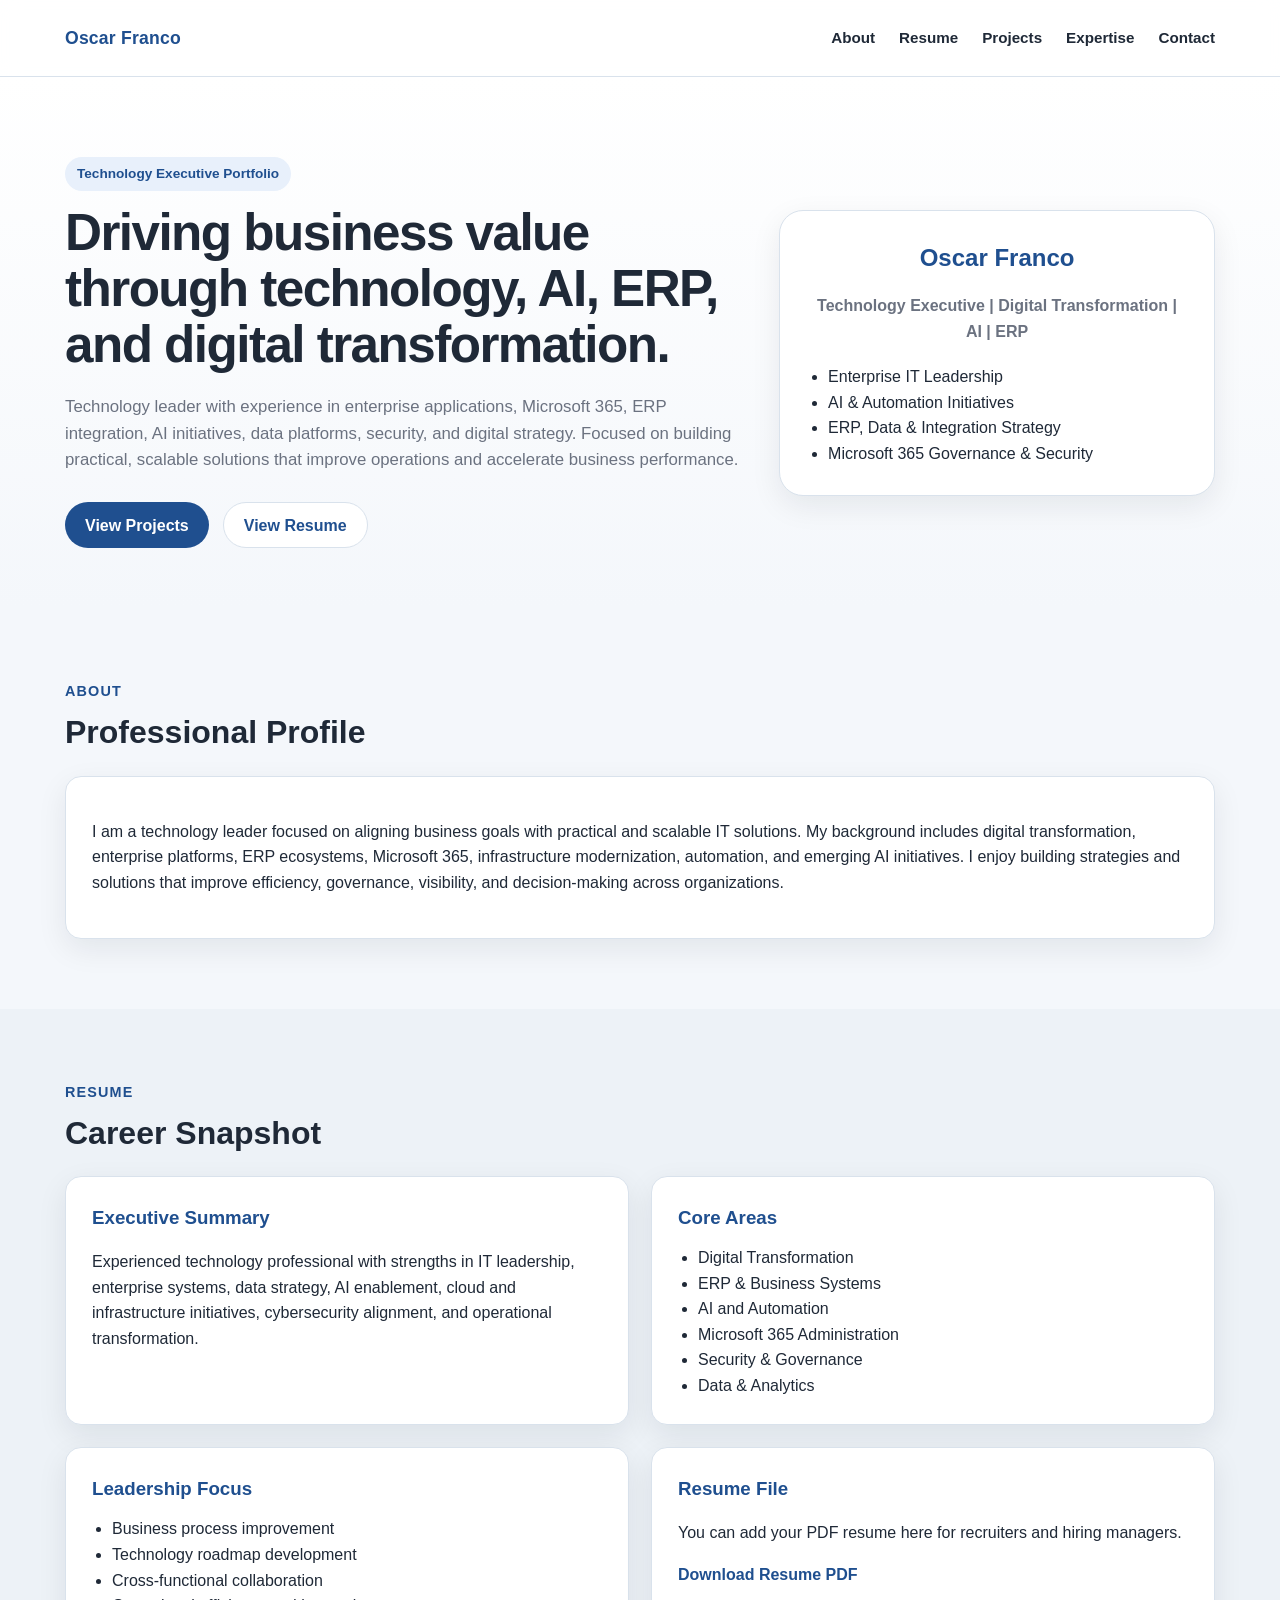
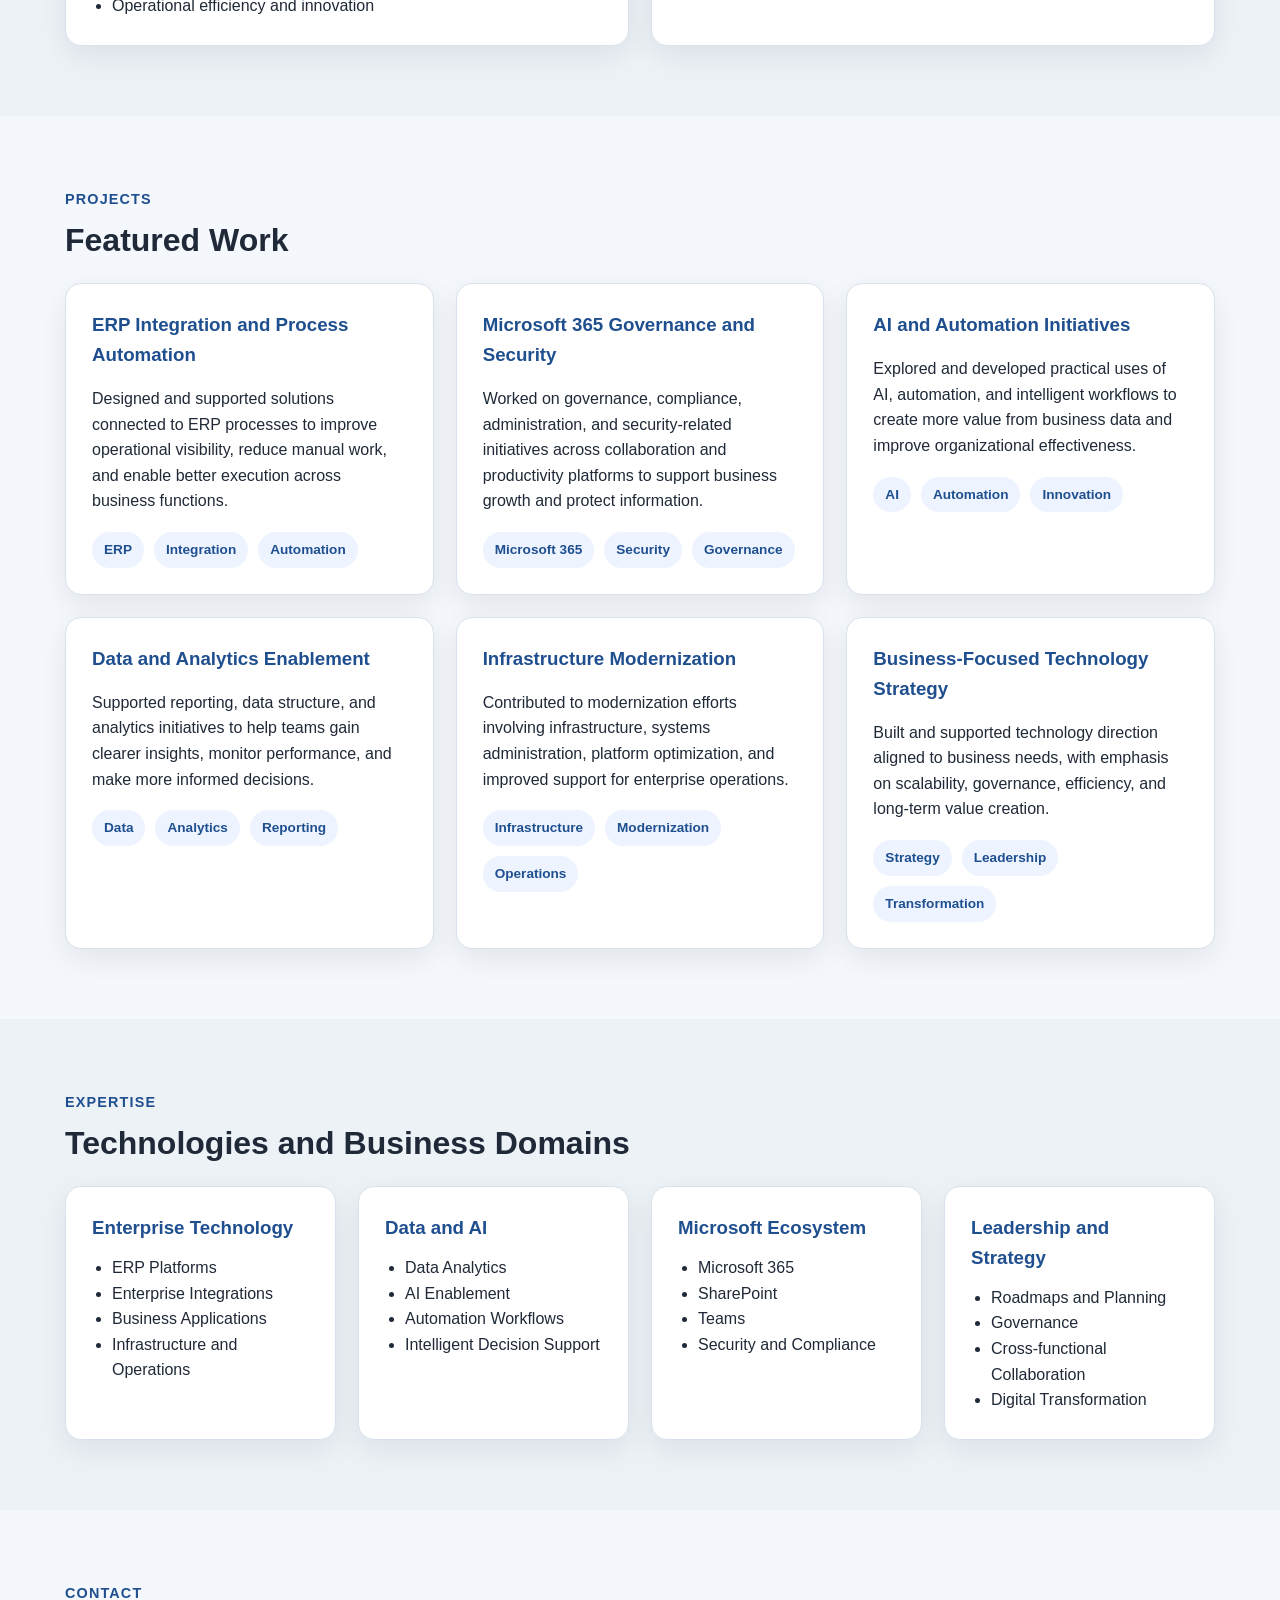
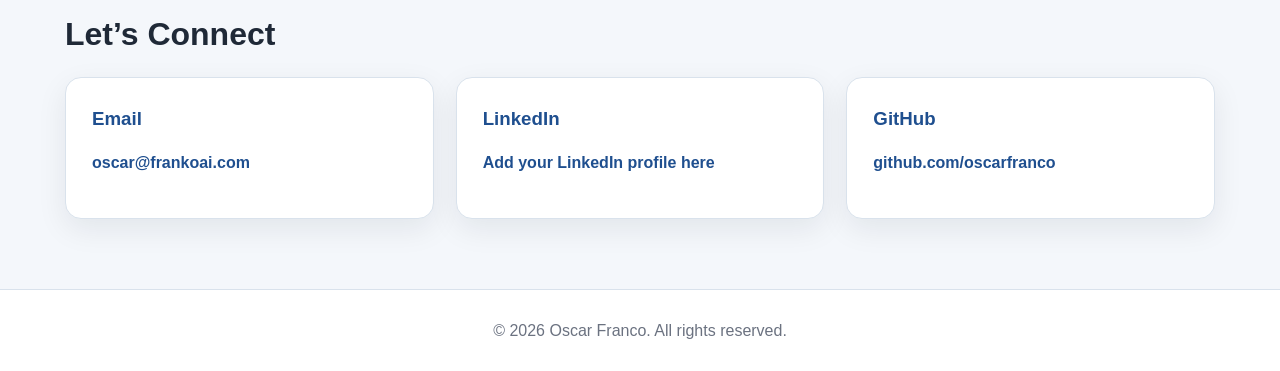
<file: Index.html>
<!DOCTYPE html>
<html lang="en">
<head>
    <meta charset="UTF-8">
    <meta name="viewport" content="width=device-width, initial-scale=1.0">
    <title>Oscar Franco | Technology Executive</title>
    <meta name="description" content="Oscar Franco - Technology Executive specializing in AI, ERP, Digital Transformation, Microsoft 365, Data, and Enterprise Solutions.">
    <link rel="stylesheet" href="css/style.css">
</head>
<body>
    <header class="site-header">
        <div class="container nav-container">
            <div class="brand">
                <a href="#hero">Oscar Franco</a>
            </div>

            <button class="menu-toggle" aria-label="Toggle navigation">☰</button>

            <nav>
                <ul id="nav-list" class="nav-list">
                    <li><a href="#about">About</a></li>
                    <li><a href="#resume">Resume</a></li>
                    <li><a href="#projects">Projects</a></li>
                    <li><a href="#expertise">Expertise</a></li>
                    <li><a href="#contact">Contact</a></li>
                </ul>
            </nav>
        </div>
    </header>

    <main>
        <section id="hero" class="hero">
            <div class="container hero-grid">
                <div class="hero-text">
                    <span class="eyebrow">Technology Executive Portfolio</span>
                    <h1>Driving business value through technology, AI, ERP, and digital transformation.</h1>
                    <p class="hero-description">
                        Technology leader with experience in enterprise applications, Microsoft 365, ERP integration,
                        AI initiatives, data platforms, security, and digital strategy. Focused on building practical,
                        scalable solutions that improve operations and accelerate business performance.
                    </p>

                    <div class="hero-buttons">
                        <a class="btn btn-primary" href="#projects">View Projects</a>
                        <a class="btn btn-secondary" href="#resume">View Resume</a>
                    </div>
                </div>

                <div class="hero-card">
                    <div class="profile-card">
                        <h2>Oscar Franco</h2>
                        <p class="role">Technology Executive | Digital Transformation | AI | ERP</p>
                        <ul class="profile-highlights">
                            <li>Enterprise IT Leadership</li>
                            <li>AI & Automation Initiatives</li>
                            <li>ERP, Data & Integration Strategy</li>
                            <li>Microsoft 365 Governance & Security</li>
                        </ul>
                    </div>
                </div>
            </div>
        </section>

        <section id="about" class="section">
            <div class="container">
                <div class="section-heading">
                    <span class="section-tag">About</span>
                    <h2>Professional Profile</h2>
                </div>
                <div class="card">
                    <p>
                        I am a technology leader focused on aligning business goals with practical and scalable IT solutions.
                        My background includes digital transformation, enterprise platforms, ERP ecosystems, Microsoft 365,
                        infrastructure modernization, automation, and emerging AI initiatives. I enjoy building strategies
                        and solutions that improve efficiency, governance, visibility, and decision-making across organizations.
                    </p>
                </div>
            </div>
        </section>

        <section id="resume" class="section section-alt">
            <div class="container">
                <div class="section-heading">
                    <span class="section-tag">Resume</span>
                    <h2>Career Snapshot</h2>
                </div>

                <div class="resume-grid">
                    <div class="card">
                        <h3>Executive Summary</h3>
                        <p>
                            Experienced technology professional with strengths in IT leadership, enterprise systems,
                            data strategy, AI enablement, cloud and infrastructure initiatives, cybersecurity alignment,
                            and operational transformation.
                        </p>
                    </div>

                    <div class="card">
                        <h3>Core Areas</h3>
                        <ul class="clean-list">
                            <li>Digital Transformation</li>
                            <li>ERP & Business Systems</li>
                            <li>AI and Automation</li>
                            <li>Microsoft 365 Administration</li>
                            <li>Security & Governance</li>
                            <li>Data & Analytics</li>
                        </ul>
                    </div>

                    <div class="card">
                        <h3>Leadership Focus</h3>
                        <ul class="clean-list">
                            <li>Business process improvement</li>
                            <li>Technology roadmap development</li>
                            <li>Cross-functional collaboration</li>
                            <li>Operational efficiency and innovation</li>
                        </ul>
                    </div>

                    <div class="card">
                        <h3>Resume File</h3>
                        <p>You can add your PDF resume here for recruiters and hiring managers.</p>
                        <a class="text-link" href="resume.pdf" target="_blank">Download Resume PDF</a>
                    </div>
                </div>
            </div>
        </section>

        <section id="projects" class="section">
            <div class="container">
                <div class="section-heading">
                    <span class="section-tag">Projects</span>
                    <h2>Featured Work</h2>
                </div>

                <div class="project-grid">
                    <article class="card project-card">
                        <h3>ERP Integration and Process Automation</h3>
                        <p>
                            Designed and supported solutions connected to ERP processes to improve operational visibility,
                            reduce manual work, and enable better execution across business functions.
                        </p>
                        <div class="tags">
                            <span>ERP</span>
                            <span>Integration</span>
                            <span>Automation</span>
                        </div>
                    </article>

                    <article class="card project-card">
                        <h3>Microsoft 365 Governance and Security</h3>
                        <p>
                            Worked on governance, compliance, administration, and security-related initiatives across
                            collaboration and productivity platforms to support business growth and protect information.
                        </p>
                        <div class="tags">
                            <span>Microsoft 365</span>
                            <span>Security</span>
                            <span>Governance</span>
                        </div>
                    </article>

                    <article class="card project-card">
                        <h3>AI and Automation Initiatives</h3>
                        <p>
                            Explored and developed practical uses of AI, automation, and intelligent workflows to create
                            more value from business data and improve organizational effectiveness.
                        </p>
                        <div class="tags">
                            <span>AI</span>
                            <span>Automation</span>
                            <span>Innovation</span>
                        </div>
                    </article>

                    <article class="card project-card">
                        <h3>Data and Analytics Enablement</h3>
                        <p>
                            Supported reporting, data structure, and analytics initiatives to help teams gain clearer insights,
                            monitor performance, and make more informed decisions.
                        </p>
                        <div class="tags">
                            <span>Data</span>
                            <span>Analytics</span>
                            <span>Reporting</span>
                        </div>
                    </article>

                    <article class="card project-card">
                        <h3>Infrastructure Modernization</h3>
                        <p>
                            Contributed to modernization efforts involving infrastructure, systems administration,
                            platform optimization, and improved support for enterprise operations.
                        </p>
                        <div class="tags">
                            <span>Infrastructure</span>
                            <span>Modernization</span>
                            <span>Operations</span>
                        </div>
                    </article>

                    <article class="card project-card">
                        <h3>Business-Focused Technology Strategy</h3>
                        <p>
                            Built and supported technology direction aligned to business needs, with emphasis on
                            scalability, governance, efficiency, and long-term value creation.
                        </p>
                        <div class="tags">
                            <span>Strategy</span>
                            <span>Leadership</span>
                            <span>Transformation</span>
                        </div>
                    </article>
                </div>
            </div>
        </section>

        <section id="expertise" class="section section-alt">
            <div class="container">
                <div class="section-heading">
                    <span class="section-tag">Expertise</span>
                    <h2>Technologies and Business Domains</h2>
                </div>

                <div class="skills-grid">
                    <div class="card">
                        <h3>Enterprise Technology</h3>
                        <ul class="clean-list">
                            <li>ERP Platforms</li>
                            <li>Enterprise Integrations</li>
                            <li>Business Applications</li>
                            <li>Infrastructure and Operations</li>
                        </ul>
                    </div>

                    <div class="card">
                        <h3>Data and AI</h3>
                        <ul class="clean-list">
                            <li>Data Analytics</li>
                            <li>AI Enablement</li>
                            <li>Automation Workflows</li>
                            <li>Intelligent Decision Support</li>
                        </ul>
                    </div>

                    <div class="card">
                        <h3>Microsoft Ecosystem</h3>
                        <ul class="clean-list">
                            <li>Microsoft 365</li>
                            <li>SharePoint</li>
                            <li>Teams</li>
                            <li>Security and Compliance</li>
                        </ul>
                    </div>

                    <div class="card">
                        <h3>Leadership and Strategy</h3>
                        <ul class="clean-list">
                            <li>Roadmaps and Planning</li>
                            <li>Governance</li>
                            <li>Cross-functional Collaboration</li>
                            <li>Digital Transformation</li>
                        </ul>
                    </div>
                </div>
            </div>
        </section>

        <section id="contact" class="section">
            <div class="container">
                <div class="section-heading">
                    <span class="section-tag">Contact</span>
                    <h2>Let’s Connect</h2>
                </div>

                <div class="contact-grid">
                    <div class="card">
                        <h3>Email</h3>
                        <p><a class="text-link" href="mailto:oscar@frankoai.com">oscar@frankoai.com</a></p>
                    </div>

                    <div class="card">
                        <h3>LinkedIn</h3>
                        <p><a class="text-link" href="https://www.linkedin.com" target="_blank">Add your LinkedIn profile here</a></p>
                    </div>

                    <div class="card">
                        <h3>GitHub</h3>
                        <p><a class="text-link" href="https://github.com/oscarfranco" target="_blank">github.com/oscarfranco</a></p>
                    </div>
                </div>
            </div>
        </section>
    </main>

    <footer class="site-footer">
        <div class="container">
            <p>&copy; 2026 Oscar Franco. All rights reserved.</p>
        </div>
    </footer>

    <script src="js/script.js"></script>
</body>
</html>
</file>
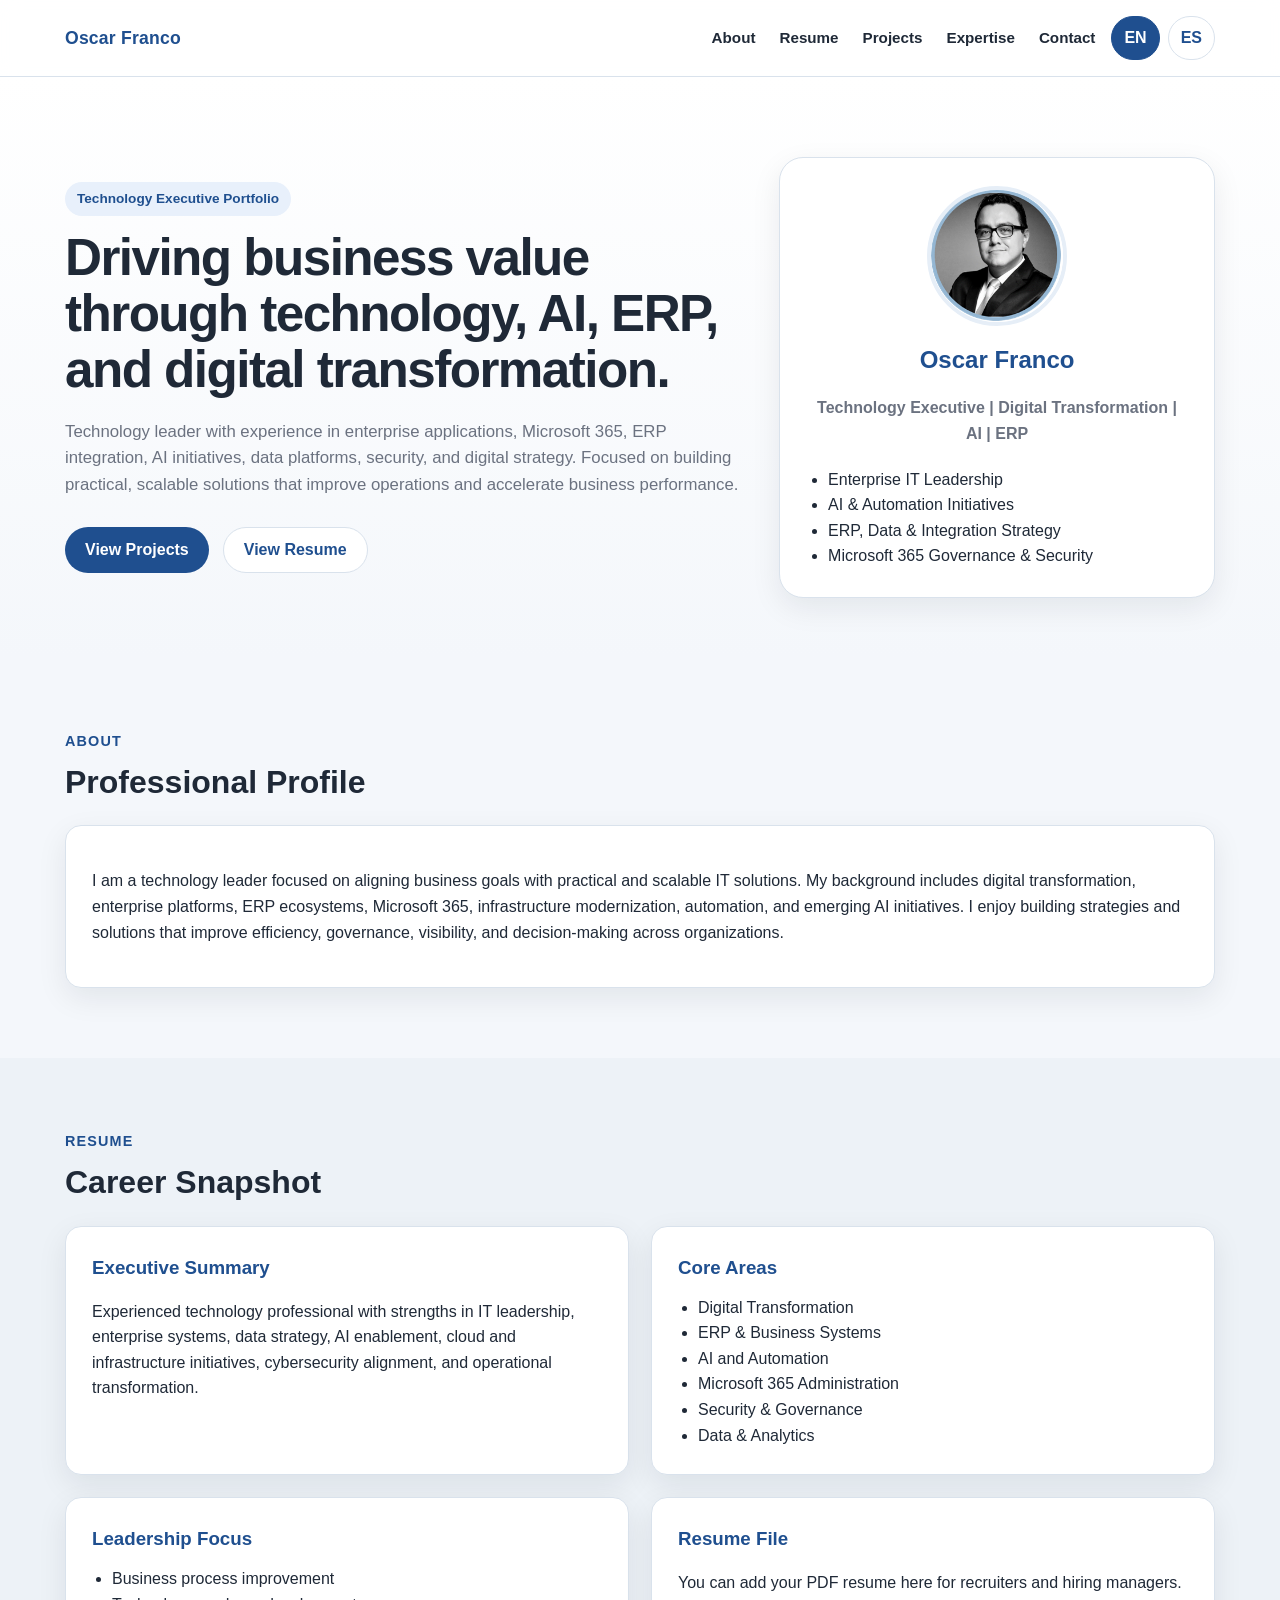
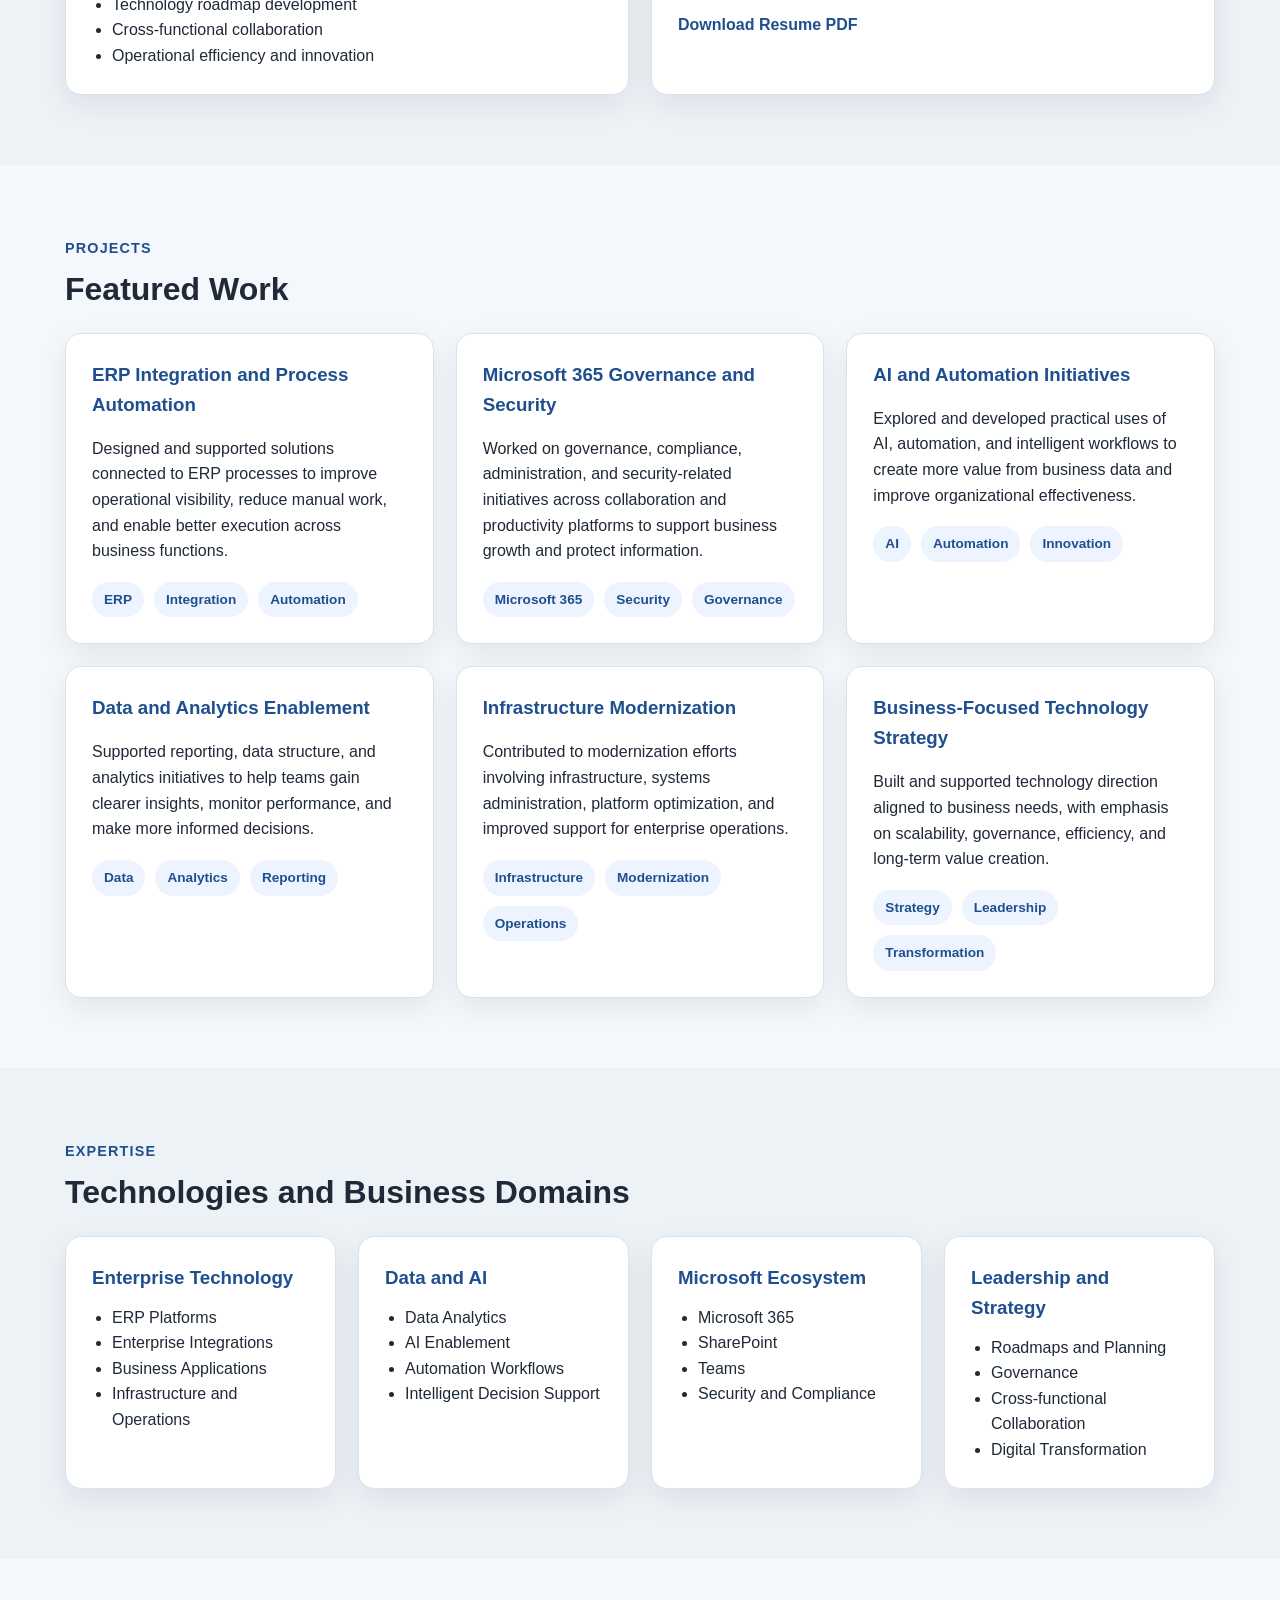
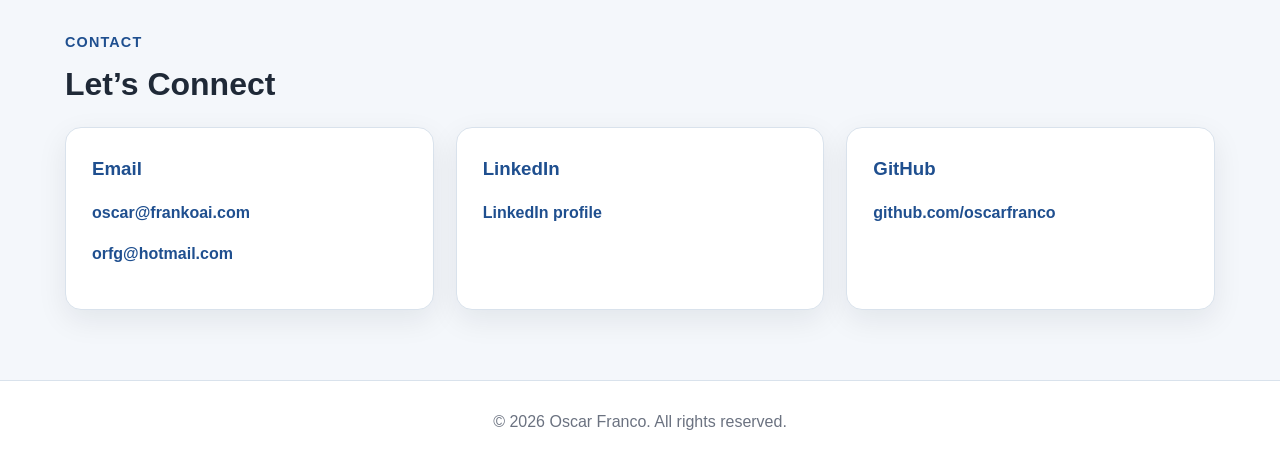
<file: index.html>
<!DOCTYPE html>
<html lang="en">
<head>
    <meta charset="UTF-8">
    <meta name="viewport" content="width=device-width, initial-scale=1.0">
    <title>Oscar Franco | Technology Executive</title>
    <meta name="description" content="Oscar Franco - Technology Executive specializing in AI, ERP, Digital Transformation, Microsoft 365, Data, and Enterprise Solutions.">
    <link rel="stylesheet" href="css/style.css">
</head>
<body>
    <header class="site-header">
        <div class="container nav-container">
            <div class="brand">
                <a href="#hero">Oscar Franco</a>
            </div>

            <button class="menu-toggle" aria-label="Toggle navigation">☰</button>

            <nav>
                <ul id="nav-list" class="nav-list">
                    <li><a href="#about">About</a></li>
                    <li><a href="#resume">Resume</a></li>
                    <li><a href="#projects">Projects</a></li>
                    <li><a href="#expertise">Expertise</a></li>
                    <li><a href="#contact">Contact</a></li>
                </ul>
            </nav>

            <div class="language-switcher">
                <a class="lang-link active" href="/">EN</a>
                <a class="lang-link" href="/es/">ES</a>
            </div>
        </div>
    </header>

    <main>
        <section id="hero" class="hero">
            <div class="container hero-grid">
                <div class="hero-text">
                    <span class="eyebrow">Technology Executive Portfolio</span>
                    <h1>Driving business value through technology, AI, ERP, and digital transformation.</h1>
                    <p class="hero-description">
                        Technology leader with experience in enterprise applications, Microsoft 365, ERP integration,
                        AI initiatives, data platforms, security, and digital strategy. Focused on building practical,
                        scalable solutions that improve operations and accelerate business performance.
                    </p>

                    <div class="hero-buttons">
                        <a class="btn btn-primary" href="#projects">View Projects</a>
                        <a class="btn btn-secondary" href="#resume">View Resume</a>
                    </div>
                </div>

                <div class="hero-card">
                    <div class="profile-card">
                        <img src="images/oscar.png" alt="Oscar Franco" class="profile-photo">
                        <h2>Oscar Franco</h2>
                        <p class="role">Technology Executive | Digital Transformation | AI | ERP</p>
                        <ul class="profile-highlights">
                            <li>Enterprise IT Leadership</li>
                            <li>AI & Automation Initiatives</li>
                            <li>ERP, Data & Integration Strategy</li>
                            <li>Microsoft 365 Governance & Security</li>
                        </ul>
                    </div>
                </div>
            </div>
        </section>

        <section id="about" class="section">
            <div class="container">
                <div class="section-heading">
                    <span class="section-tag">About</span>
                    <h2>Professional Profile</h2>
                </div>
                <div class="card">
                    <p>
                        I am a technology leader focused on aligning business goals with practical and scalable IT solutions.
                        My background includes digital transformation, enterprise platforms, ERP ecosystems, Microsoft 365,
                        infrastructure modernization, automation, and emerging AI initiatives. I enjoy building strategies
                        and solutions that improve efficiency, governance, visibility, and decision-making across organizations.
                    </p>
                </div>
            </div>
        </section>

        <section id="resume" class="section section-alt">
            <div class="container">
                <div class="section-heading">
                    <span class="section-tag">Resume</span>
                    <h2>Career Snapshot</h2>
                </div>

                <div class="resume-grid">
                    <div class="card">
                        <h3>Executive Summary</h3>
                        <p>
                            Experienced technology professional with strengths in IT leadership, enterprise systems,
                            data strategy, AI enablement, cloud and infrastructure initiatives, cybersecurity alignment,
                            and operational transformation.
                        </p>
                    </div>

                    <div class="card">
                        <h3>Core Areas</h3>
                        <ul class="clean-list">
                            <li>Digital Transformation</li>
                            <li>ERP & Business Systems</li>
                            <li>AI and Automation</li>
                            <li>Microsoft 365 Administration</li>
                            <li>Security & Governance</li>
                            <li>Data & Analytics</li>
                        </ul>
                    </div>

                    <div class="card">
                        <h3>Leadership Focus</h3>
                        <ul class="clean-list">
                            <li>Business process improvement</li>
                            <li>Technology roadmap development</li>
                            <li>Cross-functional collaboration</li>
                            <li>Operational efficiency and innovation</li>
                        </ul>
                    </div>

                    <div class="card">
                        <h3>Resume File</h3>
                        <p>You can add your PDF resume here for recruiters and hiring managers.</p>
                        <a class="text-link" href="resume.pdf" target="_blank">Download Resume PDF</a>
                    </div>
                </div>
            </div>
        </section>

        <section id="projects" class="section">
            <div class="container">
                <div class="section-heading">
                    <span class="section-tag">Projects</span>
                    <h2>Featured Work</h2>
                </div>

                <div class="project-grid">
                    <article class="card project-card">
                        <h3>ERP Integration and Process Automation</h3>
                        <p>
                            Designed and supported solutions connected to ERP processes to improve operational visibility,
                            reduce manual work, and enable better execution across business functions.
                        </p>
                        <div class="tags">
                            <span>ERP</span>
                            <span>Integration</span>
                            <span>Automation</span>
                        </div>
                    </article>

                    <article class="card project-card">
                        <h3>Microsoft 365 Governance and Security</h3>
                        <p>
                            Worked on governance, compliance, administration, and security-related initiatives across
                            collaboration and productivity platforms to support business growth and protect information.
                        </p>
                        <div class="tags">
                            <span>Microsoft 365</span>
                            <span>Security</span>
                            <span>Governance</span>
                        </div>
                    </article>

                    <article class="card project-card">
                        <h3>AI and Automation Initiatives</h3>
                        <p>
                            Explored and developed practical uses of AI, automation, and intelligent workflows to create
                            more value from business data and improve organizational effectiveness.
                        </p>
                        <div class="tags">
                            <span>AI</span>
                            <span>Automation</span>
                            <span>Innovation</span>
                        </div>
                    </article>

                    <article class="card project-card">
                        <h3>Data and Analytics Enablement</h3>
                        <p>
                            Supported reporting, data structure, and analytics initiatives to help teams gain clearer insights,
                            monitor performance, and make more informed decisions.
                        </p>
                        <div class="tags">
                            <span>Data</span>
                            <span>Analytics</span>
                            <span>Reporting</span>
                        </div>
                    </article>

                    <article class="card project-card">
                        <h3>Infrastructure Modernization</h3>
                        <p>
                            Contributed to modernization efforts involving infrastructure, systems administration,
                            platform optimization, and improved support for enterprise operations.
                        </p>
                        <div class="tags">
                            <span>Infrastructure</span>
                            <span>Modernization</span>
                            <span>Operations</span>
                        </div>
                    </article>

                    <article class="card project-card">
                        <h3>Business-Focused Technology Strategy</h3>
                        <p>
                            Built and supported technology direction aligned to business needs, with emphasis on
                            scalability, governance, efficiency, and long-term value creation.
                        </p>
                        <div class="tags">
                            <span>Strategy</span>
                            <span>Leadership</span>
                            <span>Transformation</span>
                        </div>
                    </article>
                </div>
            </div>
        </section>

        <section id="expertise" class="section section-alt">
            <div class="container">
                <div class="section-heading">
                    <span class="section-tag">Expertise</span>
                    <h2>Technologies and Business Domains</h2>
                </div>

                <div class="skills-grid">
                    <div class="card">
                        <h3>Enterprise Technology</h3>
                        <ul class="clean-list">
                            <li>ERP Platforms</li>
                            <li>Enterprise Integrations</li>
                            <li>Business Applications</li>
                            <li>Infrastructure and Operations</li>
                        </ul>
                    </div>

                    <div class="card">
                        <h3>Data and AI</h3>
                        <ul class="clean-list">
                            <li>Data Analytics</li>
                            <li>AI Enablement</li>
                            <li>Automation Workflows</li>
                            <li>Intelligent Decision Support</li>
                        </ul>
                    </div>

                    <div class="card">
                        <h3>Microsoft Ecosystem</h3>
                        <ul class="clean-list">
                            <li>Microsoft 365</li>
                            <li>SharePoint</li>
                            <li>Teams</li>
                            <li>Security and Compliance</li>
                        </ul>
                    </div>

                    <div class="card">
                        <h3>Leadership and Strategy</h3>
                        <ul class="clean-list">
                            <li>Roadmaps and Planning</li>
                            <li>Governance</li>
                            <li>Cross-functional Collaboration</li>
                            <li>Digital Transformation</li>
                        </ul>
                    </div>
                </div>
            </div>
        </section>

        <section id="contact" class="section">
            <div class="container">
                <div class="section-heading">
                    <span class="section-tag">Contact</span>
                    <h2>Let’s Connect</h2>
                </div>

                <div class="contact-grid">
                    <div class="card">
                        <h3>Email</h3>
                        <p><a class="text-link" href="mailto:oscar@frankoai.com">oscar@frankoai.com</a></p>
                        <p><a class="text-link" href="mailto:orfg@hotmail.com">orfg@hotmail.com</a></p>
                    </div>

                    <div class="card">
                        <h3>LinkedIn</h3>
                        <p><a class="text-link" href="https://www.linkedin.com/in/oscar-roberto-franco-gonzalez" target="_blank">LinkedIn profile</a></p>
                    </div>

                    <div class="card">
                        <h3>GitHub</h3>
                        <p><a class="text-link" href="https://github.com/oscarfranco" target="_blank">github.com/oscarfranco</a></p>
                    </div>
                </div>
            </div>
        </section>
    </main>

    <footer class="site-footer">
        <div class="container">
            <p>&copy; 2026 Oscar Franco. All rights reserved.</p>
        </div>
    </footer>

    <script src="js/script.js"></script>
</body>
</html>
</file>
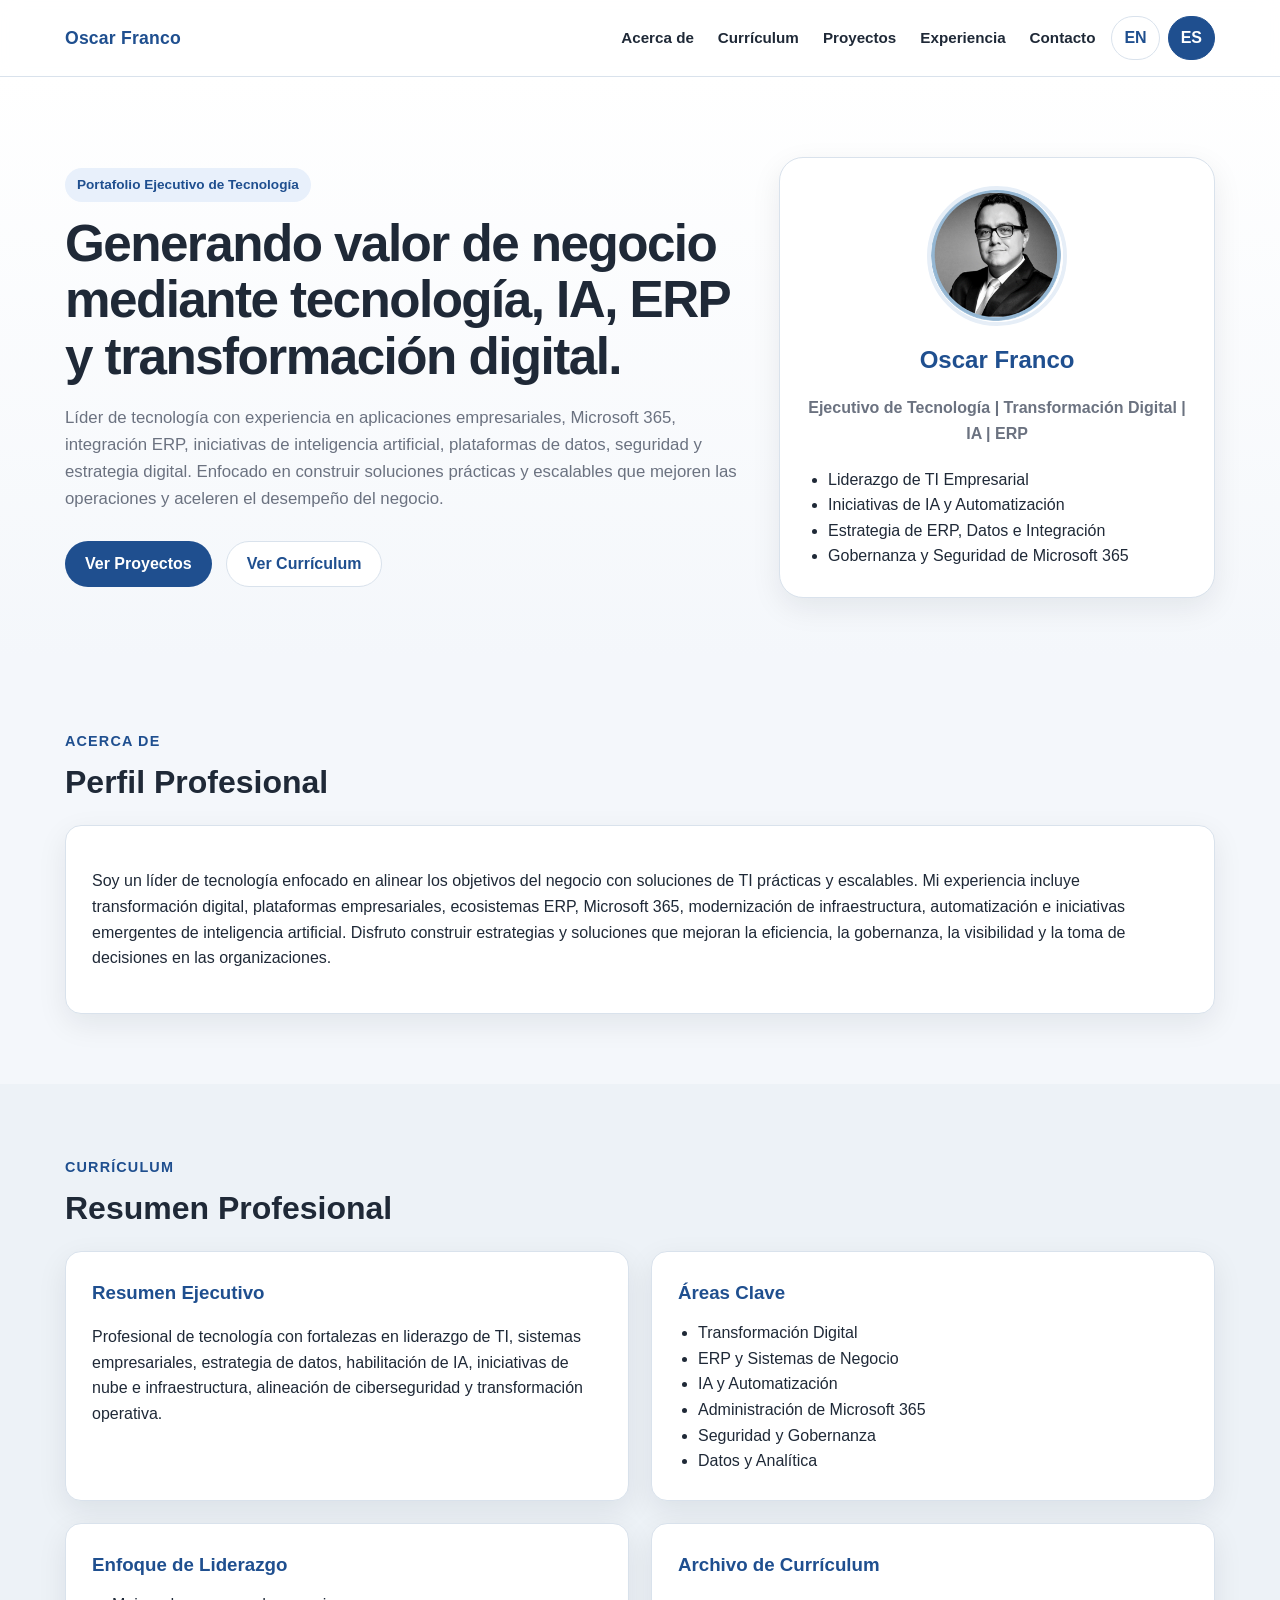
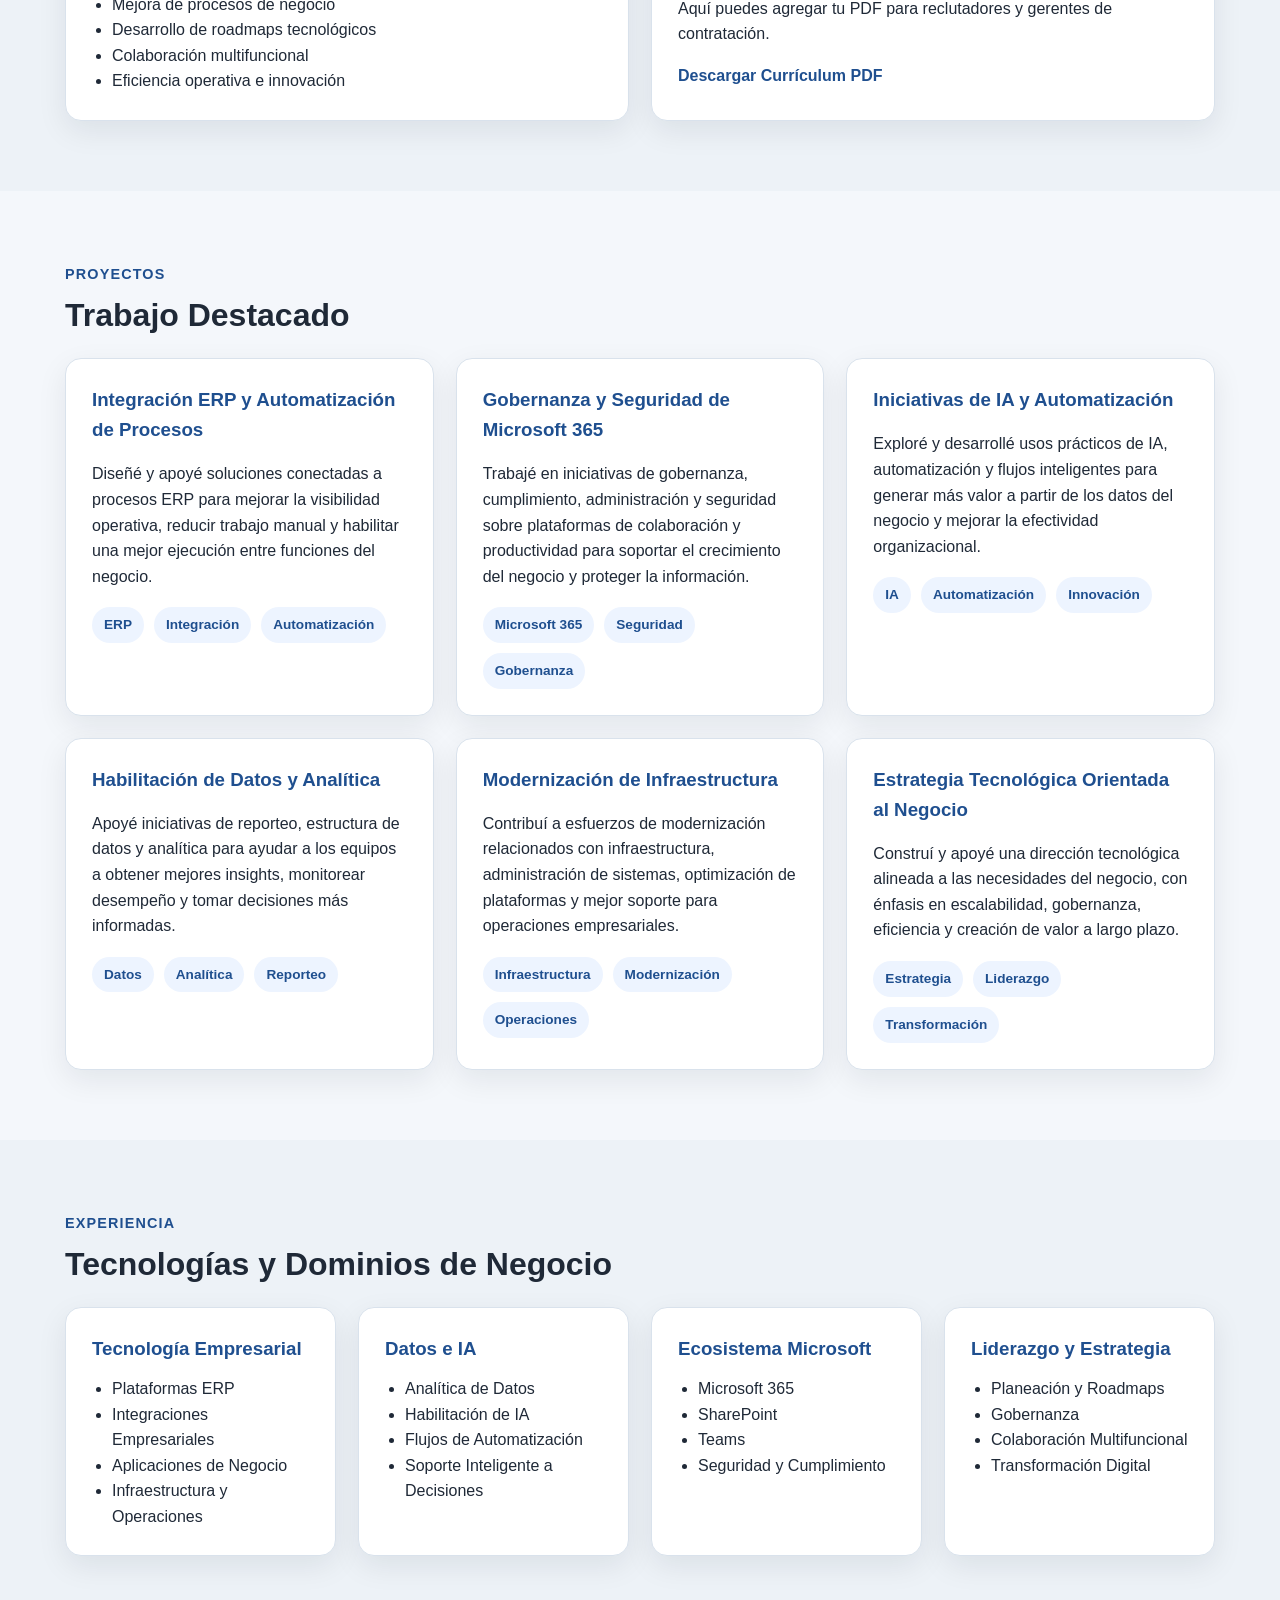
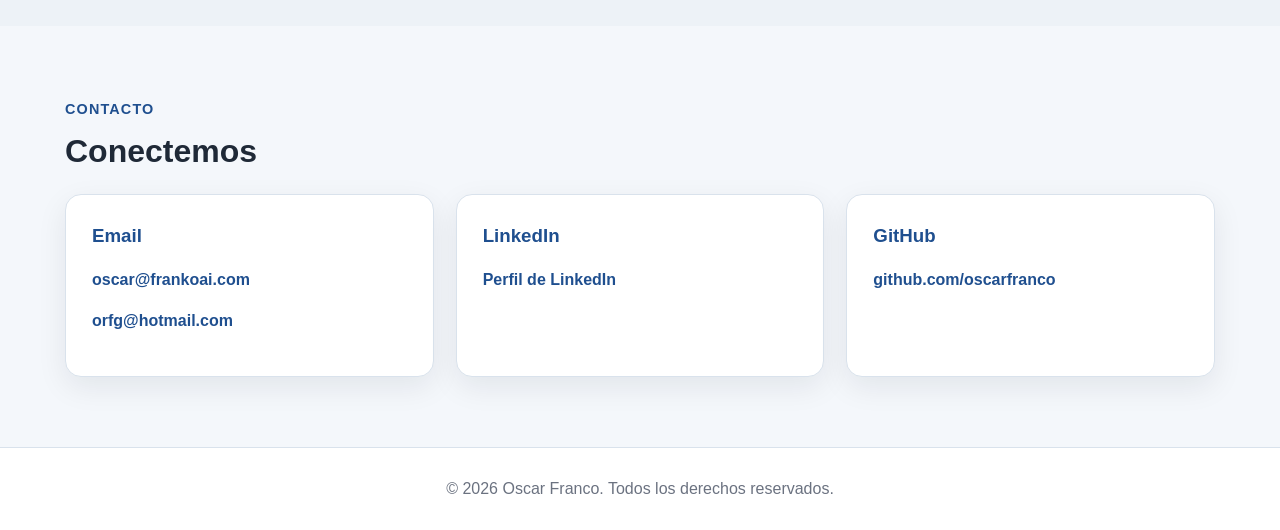
<file: es/index.html>
<!DOCTYPE html>
<html lang="es">
<head>
    <meta charset="UTF-8">
    <meta name="viewport" content="width=device-width, initial-scale=1.0">
    <title>Oscar Franco | Ejecutivo de Tecnología</title>
    <meta name="description" content="Oscar Franco - Ejecutivo de Tecnología especializado en IA, ERP, Transformación Digital, Microsoft 365, Datos y Soluciones Empresariales.">
    <link rel="stylesheet" href="../css/style.css">
</head>
<body>
    <header class="site-header">
        <div class="container nav-container">
            <div class="brand">
                <a href="#hero">Oscar Franco</a>
            </div>

            <button class="menu-toggle" aria-label="Toggle navigation">☰</button>

            <nav>
                <ul id="nav-list" class="nav-list">
                    <li><a href="#about">Acerca de</a></li>
                    <li><a href="#resume">Currículum</a></li>
                    <li><a href="#projects">Proyectos</a></li>
                    <li><a href="#expertise">Experiencia</a></li>
                    <li><a href="#contact">Contacto</a></li>
                </ul>
            </nav>

            <div class="language-switcher">
                <a class="lang-link" href="/">EN</a>
                <a class="lang-link active" href="/es/">ES</a>
            </div>
        </div>
    </header>

    <main>
        <section id="hero" class="hero">
            <div class="container hero-grid">
                <div class="hero-text">
                    <span class="eyebrow">Portafolio Ejecutivo de Tecnología</span>
                    <h1>Generando valor de negocio mediante tecnología, IA, ERP y transformación digital.</h1>
                    <p class="hero-description">
                        Líder de tecnología con experiencia en aplicaciones empresariales, Microsoft 365, integración ERP,
                        iniciativas de inteligencia artificial, plataformas de datos, seguridad y estrategia digital.
                        Enfocado en construir soluciones prácticas y escalables que mejoren las operaciones y aceleren
                        el desempeño del negocio.
                    </p>

                    <div class="hero-buttons">
                        <a class="btn btn-primary" href="#projects">Ver Proyectos</a>
                        <a class="btn btn-secondary" href="#resume">Ver Currículum</a>
                    </div>
                </div>

                <div class="hero-card">
                    <div class="profile-card">
                        <img src="../images/oscar.png" alt="Oscar Franco" class="profile-photo">
                        <h2>Oscar Franco</h2>
                        <p class="role">Ejecutivo de Tecnología | Transformación Digital | IA | ERP</p>
                        <ul class="profile-highlights">
                            <li>Liderazgo de TI Empresarial</li>
                            <li>Iniciativas de IA y Automatización</li>
                            <li>Estrategia de ERP, Datos e Integración</li>
                            <li>Gobernanza y Seguridad de Microsoft 365</li>
                        </ul>
                    </div>
                </div>
            </div>
        </section>

        <section id="about" class="section">
            <div class="container">
                <div class="section-heading">
                    <span class="section-tag">Acerca de</span>
                    <h2>Perfil Profesional</h2>
                </div>
                <div class="card">
                    <p>
                        Soy un líder de tecnología enfocado en alinear los objetivos del negocio con soluciones de TI
                        prácticas y escalables. Mi experiencia incluye transformación digital, plataformas empresariales,
                        ecosistemas ERP, Microsoft 365, modernización de infraestructura, automatización e iniciativas
                        emergentes de inteligencia artificial. Disfruto construir estrategias y soluciones que mejoran
                        la eficiencia, la gobernanza, la visibilidad y la toma de decisiones en las organizaciones.
                    </p>
                </div>
            </div>
        </section>

        <section id="resume" class="section section-alt">
            <div class="container">
                <div class="section-heading">
                    <span class="section-tag">Currículum</span>
                    <h2>Resumen Profesional</h2>
                </div>

                <div class="resume-grid">
                    <div class="card">
                        <h3>Resumen Ejecutivo</h3>
                        <p>
                            Profesional de tecnología con fortalezas en liderazgo de TI, sistemas empresariales,
                            estrategia de datos, habilitación de IA, iniciativas de nube e infraestructura,
                            alineación de ciberseguridad y transformación operativa.
                        </p>
                    </div>

                    <div class="card">
                        <h3>Áreas Clave</h3>
                        <ul class="clean-list">
                            <li>Transformación Digital</li>
                            <li>ERP y Sistemas de Negocio</li>
                            <li>IA y Automatización</li>
                            <li>Administración de Microsoft 365</li>
                            <li>Seguridad y Gobernanza</li>
                            <li>Datos y Analítica</li>
                        </ul>
                    </div>

                    <div class="card">
                        <h3>Enfoque de Liderazgo</h3>
                        <ul class="clean-list">
                            <li>Mejora de procesos de negocio</li>
                            <li>Desarrollo de roadmaps tecnológicos</li>
                            <li>Colaboración multifuncional</li>
                            <li>Eficiencia operativa e innovación</li>
                        </ul>
                    </div>

                    <div class="card">
                        <h3>Archivo de Currículum</h3>
                        <p>Aquí puedes agregar tu PDF para reclutadores y gerentes de contratación.</p>
                        <a class="text-link" href="../resume.pdf" target="_blank">Descargar Currículum PDF</a>
                    </div>
                </div>
            </div>
        </section>

        <section id="projects" class="section">
            <div class="container">
                <div class="section-heading">
                    <span class="section-tag">Proyectos</span>
                    <h2>Trabajo Destacado</h2>
                </div>

                <div class="project-grid">
                    <article class="card project-card">
                        <h3>Integración ERP y Automatización de Procesos</h3>
                        <p>
                            Diseñé y apoyé soluciones conectadas a procesos ERP para mejorar la visibilidad operativa,
                            reducir trabajo manual y habilitar una mejor ejecución entre funciones del negocio.
                        </p>
                        <div class="tags">
                            <span>ERP</span>
                            <span>Integración</span>
                            <span>Automatización</span>
                        </div>
                    </article>

                    <article class="card project-card">
                        <h3>Gobernanza y Seguridad de Microsoft 365</h3>
                        <p>
                            Trabajé en iniciativas de gobernanza, cumplimiento, administración y seguridad sobre
                            plataformas de colaboración y productividad para soportar el crecimiento del negocio
                            y proteger la información.
                        </p>
                        <div class="tags">
                            <span>Microsoft 365</span>
                            <span>Seguridad</span>
                            <span>Gobernanza</span>
                        </div>
                    </article>

                    <article class="card project-card">
                        <h3>Iniciativas de IA y Automatización</h3>
                        <p>
                            Exploré y desarrollé usos prácticos de IA, automatización y flujos inteligentes para
                            generar más valor a partir de los datos del negocio y mejorar la efectividad organizacional.
                        </p>
                        <div class="tags">
                            <span>IA</span>
                            <span>Automatización</span>
                            <span>Innovación</span>
                        </div>
                    </article>

                    <article class="card project-card">
                        <h3>Habilitación de Datos y Analítica</h3>
                        <p>
                            Apoyé iniciativas de reporteo, estructura de datos y analítica para ayudar a los equipos
                            a obtener mejores insights, monitorear desempeño y tomar decisiones más informadas.
                        </p>
                        <div class="tags">
                            <span>Datos</span>
                            <span>Analítica</span>
                            <span>Reporteo</span>
                        </div>
                    </article>

                    <article class="card project-card">
                        <h3>Modernización de Infraestructura</h3>
                        <p>
                            Contribuí a esfuerzos de modernización relacionados con infraestructura, administración
                            de sistemas, optimización de plataformas y mejor soporte para operaciones empresariales.
                        </p>
                        <div class="tags">
                            <span>Infraestructura</span>
                            <span>Modernización</span>
                            <span>Operaciones</span>
                        </div>
                    </article>

                    <article class="card project-card">
                        <h3>Estrategia Tecnológica Orientada al Negocio</h3>
                        <p>
                            Construí y apoyé una dirección tecnológica alineada a las necesidades del negocio,
                            con énfasis en escalabilidad, gobernanza, eficiencia y creación de valor a largo plazo.
                        </p>
                        <div class="tags">
                            <span>Estrategia</span>
                            <span>Liderazgo</span>
                            <span>Transformación</span>
                        </div>
                    </article>
                </div>
            </div>
        </section>

        <section id="expertise" class="section section-alt">
            <div class="container">
                <div class="section-heading">
                    <span class="section-tag">Experiencia</span>
                    <h2>Tecnologías y Dominios de Negocio</h2>
                </div>

                <div class="skills-grid">
                    <div class="card">
                        <h3>Tecnología Empresarial</h3>
                        <ul class="clean-list">
                            <li>Plataformas ERP</li>
                            <li>Integraciones Empresariales</li>
                            <li>Aplicaciones de Negocio</li>
                            <li>Infraestructura y Operaciones</li>
                        </ul>
                    </div>

                    <div class="card">
                        <h3>Datos e IA</h3>
                        <ul class="clean-list">
                            <li>Analítica de Datos</li>
                            <li>Habilitación de IA</li>
                            <li>Flujos de Automatización</li>
                            <li>Soporte Inteligente a Decisiones</li>
                        </ul>
                    </div>

                    <div class="card">
                        <h3>Ecosistema Microsoft</h3>
                        <ul class="clean-list">
                            <li>Microsoft 365</li>
                            <li>SharePoint</li>
                            <li>Teams</li>
                            <li>Seguridad y Cumplimiento</li>
                        </ul>
                    </div>

                    <div class="card">
                        <h3>Liderazgo y Estrategia</h3>
                        <ul class="clean-list">
                            <li>Planeación y Roadmaps</li>
                            <li>Gobernanza</li>
                            <li>Colaboración Multifuncional</li>
                            <li>Transformación Digital</li>
                        </ul>
                    </div>
                </div>
            </div>
        </section>

        <section id="contact" class="section">
            <div class="container">
                <div class="section-heading">
                    <span class="section-tag">Contacto</span>
                    <h2>Conectemos</h2>
                </div>

                <div class="contact-grid">
                    <div class="card">
                        <h3>Email</h3>
                        <p><a class="text-link" href="mailto:oscar@frankoai.com">oscar@frankoai.com</a></p>
                        <p><a class="text-link" href="mailto:orfg@hotmail.com">orfg@hotmail.com</a></p>
                    </div>

                    <div class="card">
                        <h3>LinkedIn</h3>
                        <p><a class="text-link" href="https://www.linkedin.com/in/oscar-roberto-franco-gonzalez" target="_blank">Perfil de LinkedIn</a></p>
                    </div>

                    <div class="card">
                        <h3>GitHub</h3>
                        <p><a class="text-link" href="https://github.com/oscarfranco" target="_blank">github.com/oscarfranco</a></p>
                    </div>
                </div>
            </div>
        </section>
    </main>

    <footer class="site-footer">
        <div class="container">
            <p>&copy; 2026 Oscar Franco. Todos los derechos reservados.</p>
        </div>
    </footer>

    <script src="../js/script.js"></script>
</body>
</html>
</file>
<file: css/style.css>
:root {
    --bg: #f4f7fb;
    --bg-alt: #edf2f7;
    --surface: #ffffff;
    --text: #1f2937;
    --muted: #6b7280;
    --primary: #1f4f8f;
    --primary-dark: #163b69;
    --border: #d9e2ec;
    --shadow: 0 10px 30px rgba(15, 23, 42, 0.08);
    --radius: 16px;
    --container: 1150px;
}

* {
    box-sizing: border-box;
}

html {
    scroll-behavior: smooth;
}

body {
    margin: 0;
    font-family: "Segoe UI", Tahoma, Arial, sans-serif;
    background: var(--bg);
    color: var(--text);
    line-height: 1.6;
}

img {
    max-width: 100%;
    display: block;
}

a {
    color: inherit;
    text-decoration: none;
}

.container {
    width: min(92%, var(--container));
    margin: 0 auto;
}

.site-header {
    position: sticky;
    top: 0;
    z-index: 1000;
    background: rgba(255, 255, 255, 0.92);
    backdrop-filter: blur(10px);
    border-bottom: 1px solid var(--border);
}

.nav-container {
    display: flex;
    align-items: center;
    justify-content: space-between;
    min-height: 76px;
    gap: 16px;
}

.brand a {
    font-size: 1.1rem;
    font-weight: 700;
    color: var(--primary);
    letter-spacing: 0.2px;
}

nav {
    margin-left: auto;
}

.nav-list {
    list-style: none;
    display: flex;
    gap: 24px;
    margin: 0;
    padding: 0;
}

.nav-list a {
    color: var(--text);
    font-weight: 600;
    font-size: 0.95rem;
    transition: color 0.2s ease;
}

.nav-list a:hover {
    color: var(--primary);
}

.language-switcher {
    display: flex;
    gap: 8px;
}

.lang-link {
    border: 1px solid var(--border);
    background: white;
    color: var(--primary);
    padding: 8px 12px;
    border-radius: 999px;
    font-weight: 700;
    transition: all 0.2s ease;
}

.lang-link:hover {
    background: #eef4fb;
}

.lang-link.active {
    background: var(--primary);
    color: white;
    border-color: var(--primary);
}

.menu-toggle {
    display: none;
    font-size: 1.5rem;
    background: transparent;
    border: none;
    cursor: pointer;
    color: var(--primary);
}

.hero {
    padding: 80px 0 60px;
    background: linear-gradient(180deg, #ffffff 0%, #f4f7fb 100%);
}

.hero-grid {
    display: grid;
    grid-template-columns: 1.4fr 0.9fr;
    gap: 36px;
    align-items: center;
}

.eyebrow {
    display: inline-block;
    margin-bottom: 14px;
    padding: 6px 12px;
    border-radius: 999px;
    background: #e8f0fb;
    color: var(--primary);
    font-size: 0.85rem;
    font-weight: 700;
}

.hero h1 {
    margin: 0 0 20px;
    font-size: clamp(2.2rem, 4vw, 3.8rem);
    line-height: 1.1;
    letter-spacing: -0.03em;
    max-width: 760px;
}

.hero-description {
    font-size: 1.05rem;
    color: var(--muted);
    max-width: 700px;
    margin-bottom: 28px;
}

.hero-buttons {
    display: flex;
    gap: 14px;
    flex-wrap: wrap;
}

.btn {
    display: inline-flex;
    align-items: center;
    justify-content: center;
    min-height: 46px;
    padding: 0 20px;
    border-radius: 999px;
    font-weight: 700;
    transition: transform 0.2s ease, background 0.2s ease;
}

.btn:hover {
    transform: translateY(-1px);
}

.btn-primary {
    background: var(--primary);
    color: white;
}

.btn-primary:hover {
    background: var(--primary-dark);
}

.btn-secondary {
    background: white;
    color: var(--primary);
    border: 1px solid var(--border);
}

.hero-card {
    display: flex;
    justify-content: center;
}

.profile-card {
    width: 100%;
    background: var(--surface);
    border: 1px solid var(--border);
    border-radius: 24px;
    padding: 28px;
    box-shadow: var(--shadow);
    text-align: center;
}

.profile-photo {
    width: 140px;
    height: 140px;
    border-radius: 50%;
    object-fit: cover;
    margin: 0 auto 15px;
    border: 4px solid #e6eef7;
}

.profile-card h2 {
    margin-top: 0;
    margin-bottom: 8px;
    color: var(--primary);
}

.role {
    color: var(--muted);
    font-weight: 600;
    margin-bottom: 20px;
}

.profile-highlights {
    margin: 0;
    padding-left: 20px;
    text-align: left;
}

.section {
    padding: 70px 0;
}

.section-alt {
    background: var(--bg-alt);
}

.section-heading {
    margin-bottom: 24px;
}

.section-tag {
    display: inline-block;
    margin-bottom: 10px;
    color: var(--primary);
    font-weight: 700;
    font-size: 0.9rem;
    text-transform: uppercase;
    letter-spacing: 0.08em;
}

.section-heading h2 {
    margin: 0;
    font-size: 2rem;
    line-height: 1.2;
}

.card {
    background: var(--surface);
    border: 1px solid var(--border);
    border-radius: var(--radius);
    padding: 26px;
    box-shadow: var(--shadow);
}

.resume-grid,
.project-grid,
.skills-grid,
.contact-grid {
    display: grid;
    gap: 22px;
}

.resume-grid {
    grid-template-columns: repeat(2, minmax(0, 1fr));
}

.project-grid {
    grid-template-columns: repeat(3, minmax(0, 1fr));
}

.skills-grid {
    grid-template-columns: repeat(4, minmax(0, 1fr));
}

.contact-grid {
    grid-template-columns: repeat(3, minmax(0, 1fr));
}

.card h3 {
    margin-top: 0;
    margin-bottom: 12px;
    color: var(--primary);
}

.clean-list {
    margin: 0;
    padding-left: 20px;
}

.project-card p {
    margin-bottom: 18px;
}

.tags {
    display: flex;
    flex-wrap: wrap;
    gap: 10px;
}

.tags span {
    display: inline-block;
    padding: 7px 12px;
    border-radius: 999px;
    background: #edf4ff;
    color: var(--primary);
    font-size: 0.85rem;
    font-weight: 700;
}

.text-link {
    color: var(--primary);
    font-weight: 700;
}

.text-link:hover {
    text-decoration: underline;
}

.site-footer {
    padding: 28px 0;
    border-top: 1px solid var(--border);
    background: white;
}

.site-footer p {
    margin: 0;
    color: var(--muted);
    text-align: center;
}

@media (max-width: 1024px) {
    .hero-grid,
    .project-grid,
    .skills-grid,
    .contact-grid,
    .resume-grid {
        grid-template-columns: 1fr 1fr;
    }
}

@media (max-width: 768px) {
    .menu-toggle {
        display: block;
    }

    nav {
        margin-left: 0;
    }

    .nav-list {
        position: absolute;
        top: 76px;
        right: 4%;
        left: 4%;
        display: none;
        flex-direction: column;
        gap: 14px;
        padding: 18px;
        background: white;
        border: 1px solid var(--border);
        border-radius: 16px;
        box-shadow: var(--shadow);
    }

    .nav-list.active {
        display: flex;
    }

    .hero {
        padding-top: 48px;
    }

    .hero-grid,
    .project-grid,
    .skills-grid,
    .contact-grid,
    .resume-grid {
        grid-template-columns: 1fr;
    }

    .hero h1 {
        font-size: 2.2rem;
    }

    .section {
        padding: 56px 0;
    }

    .nav-container {
        flex-wrap: wrap;
    }

    .language-switcher {
        margin-left: auto;
    }
}
</file>
